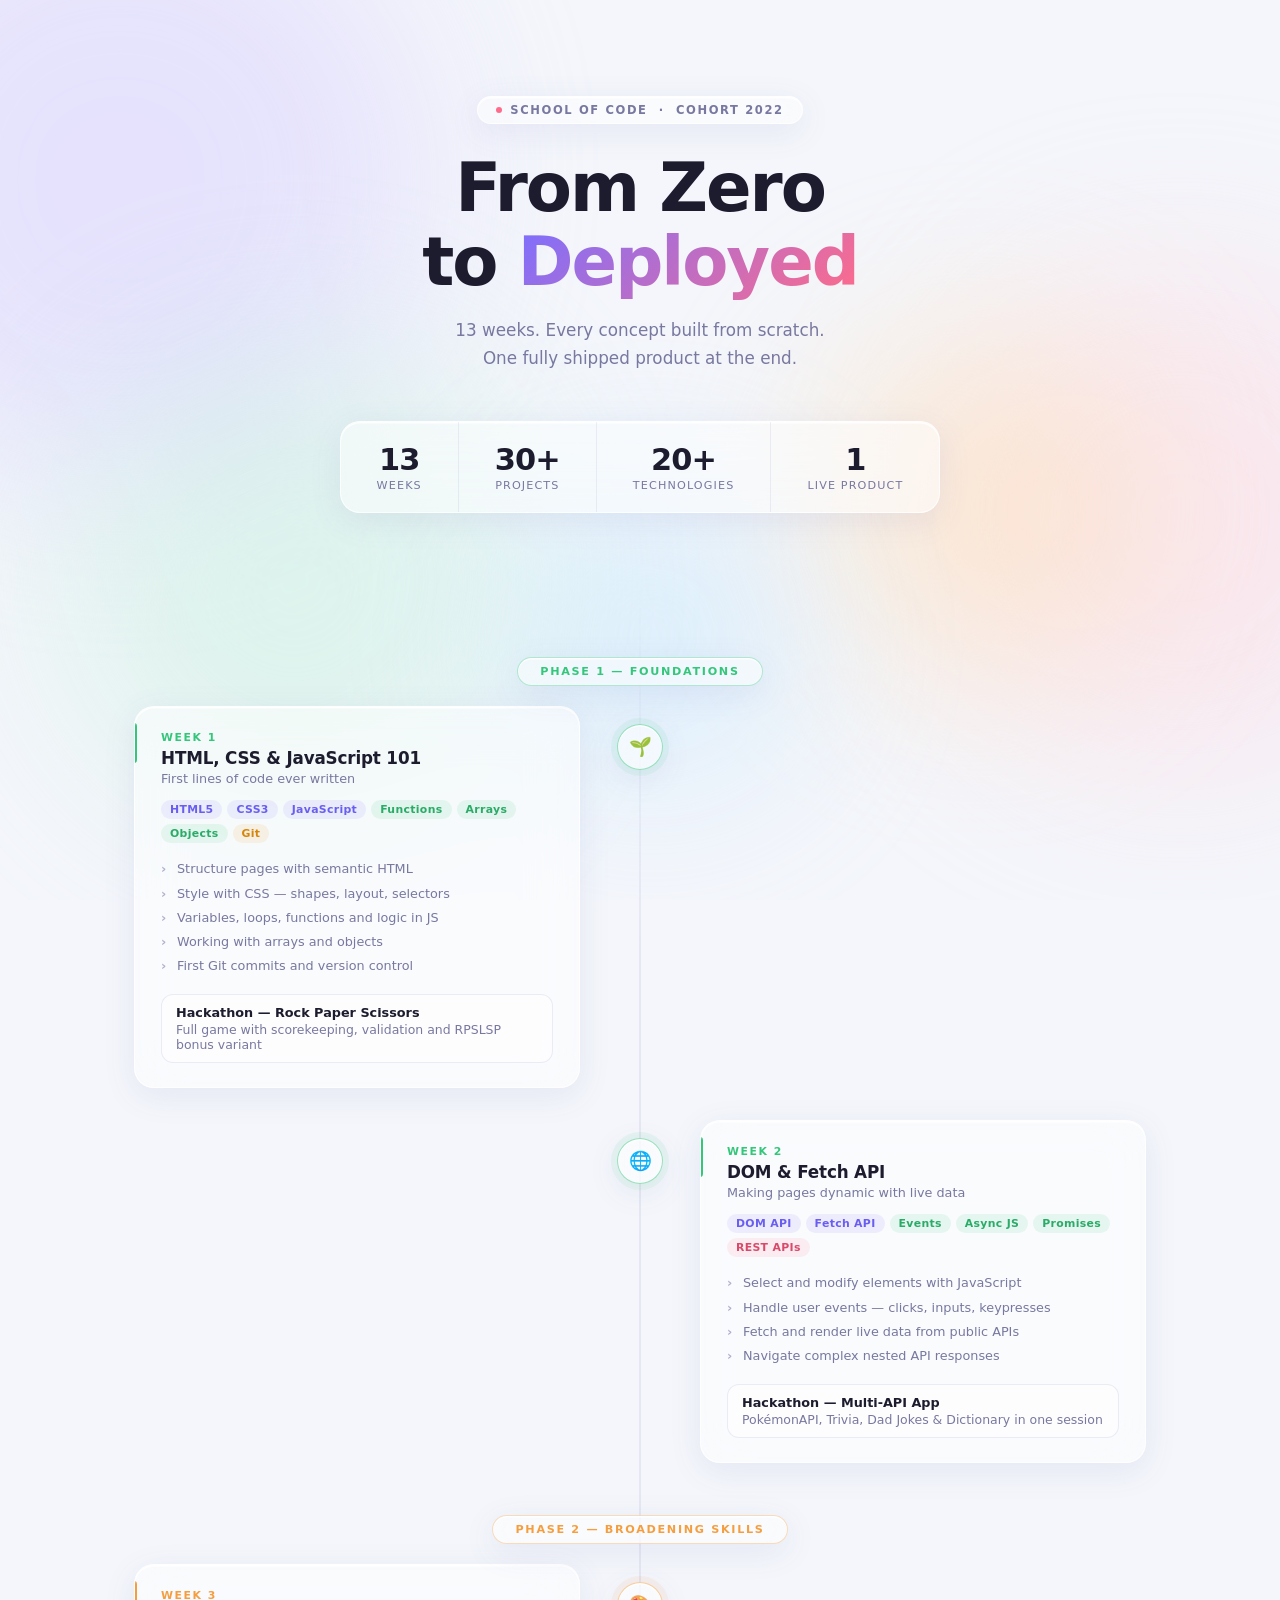
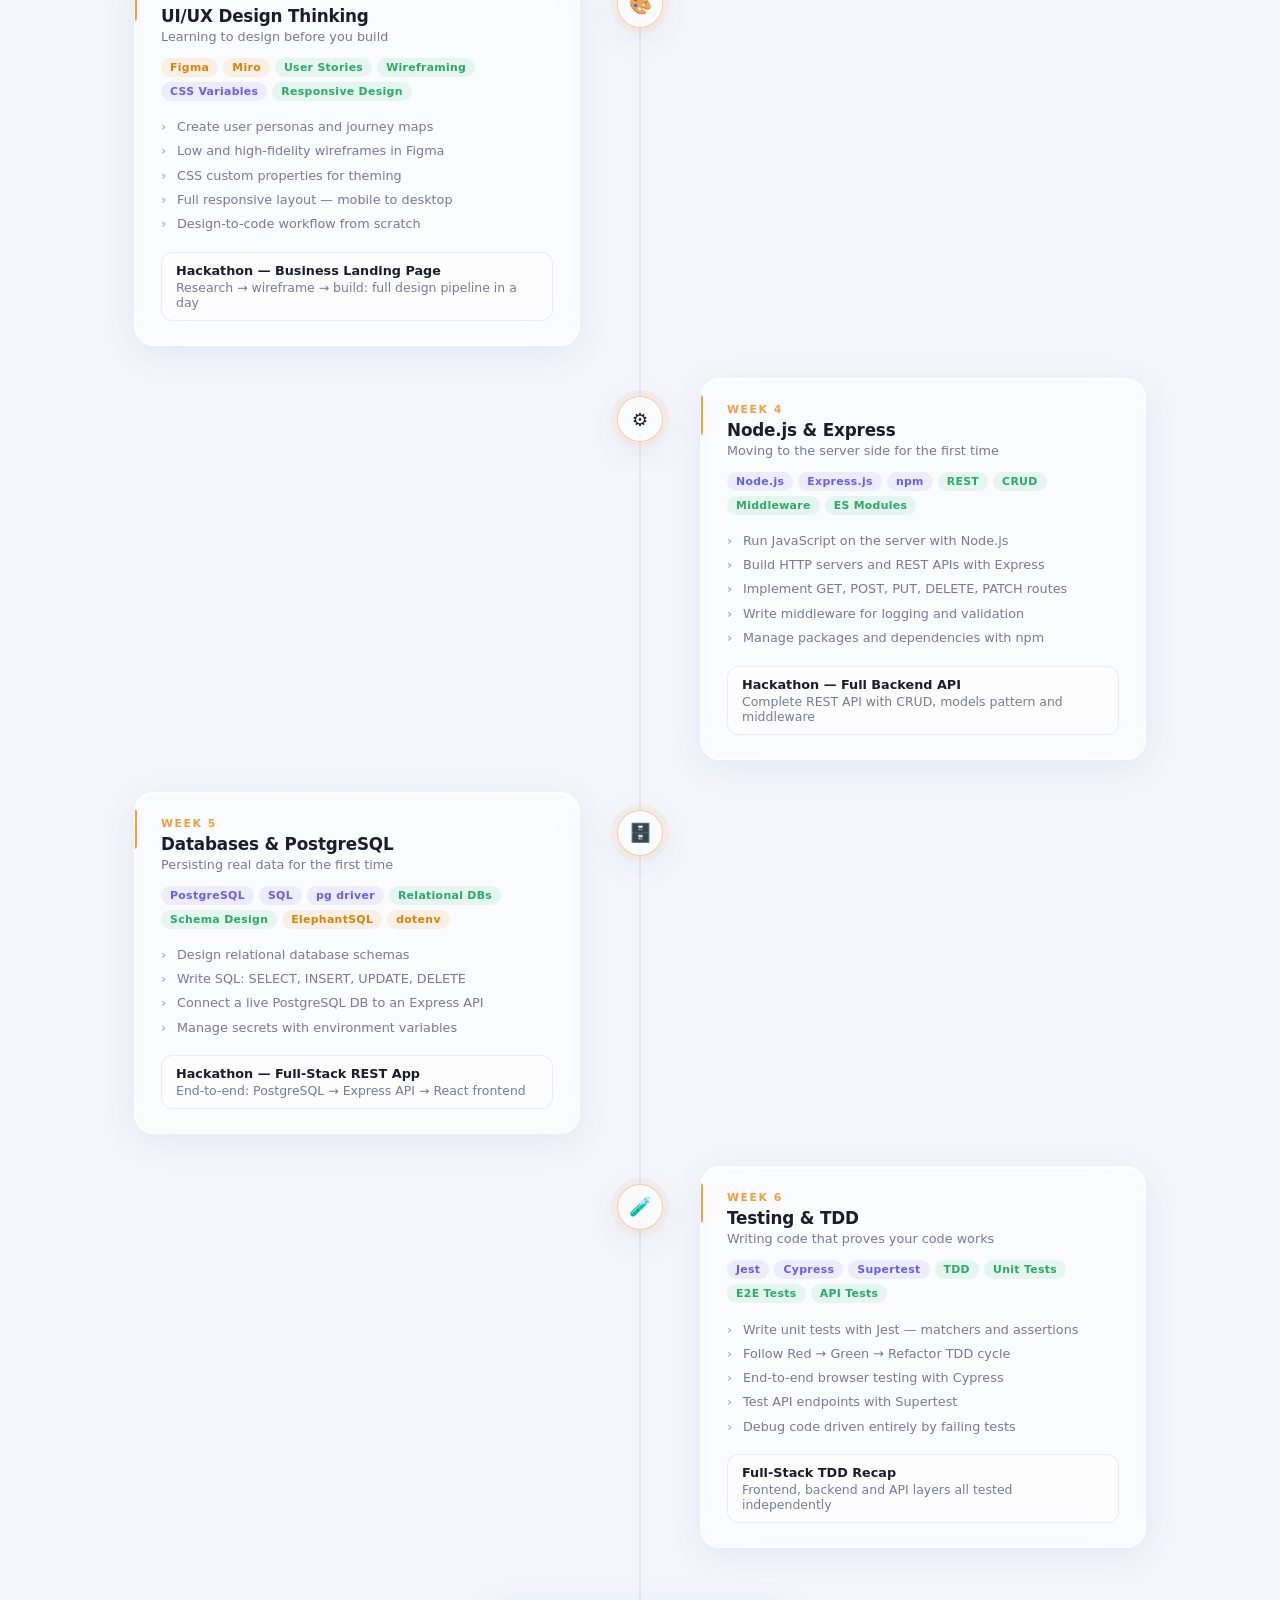
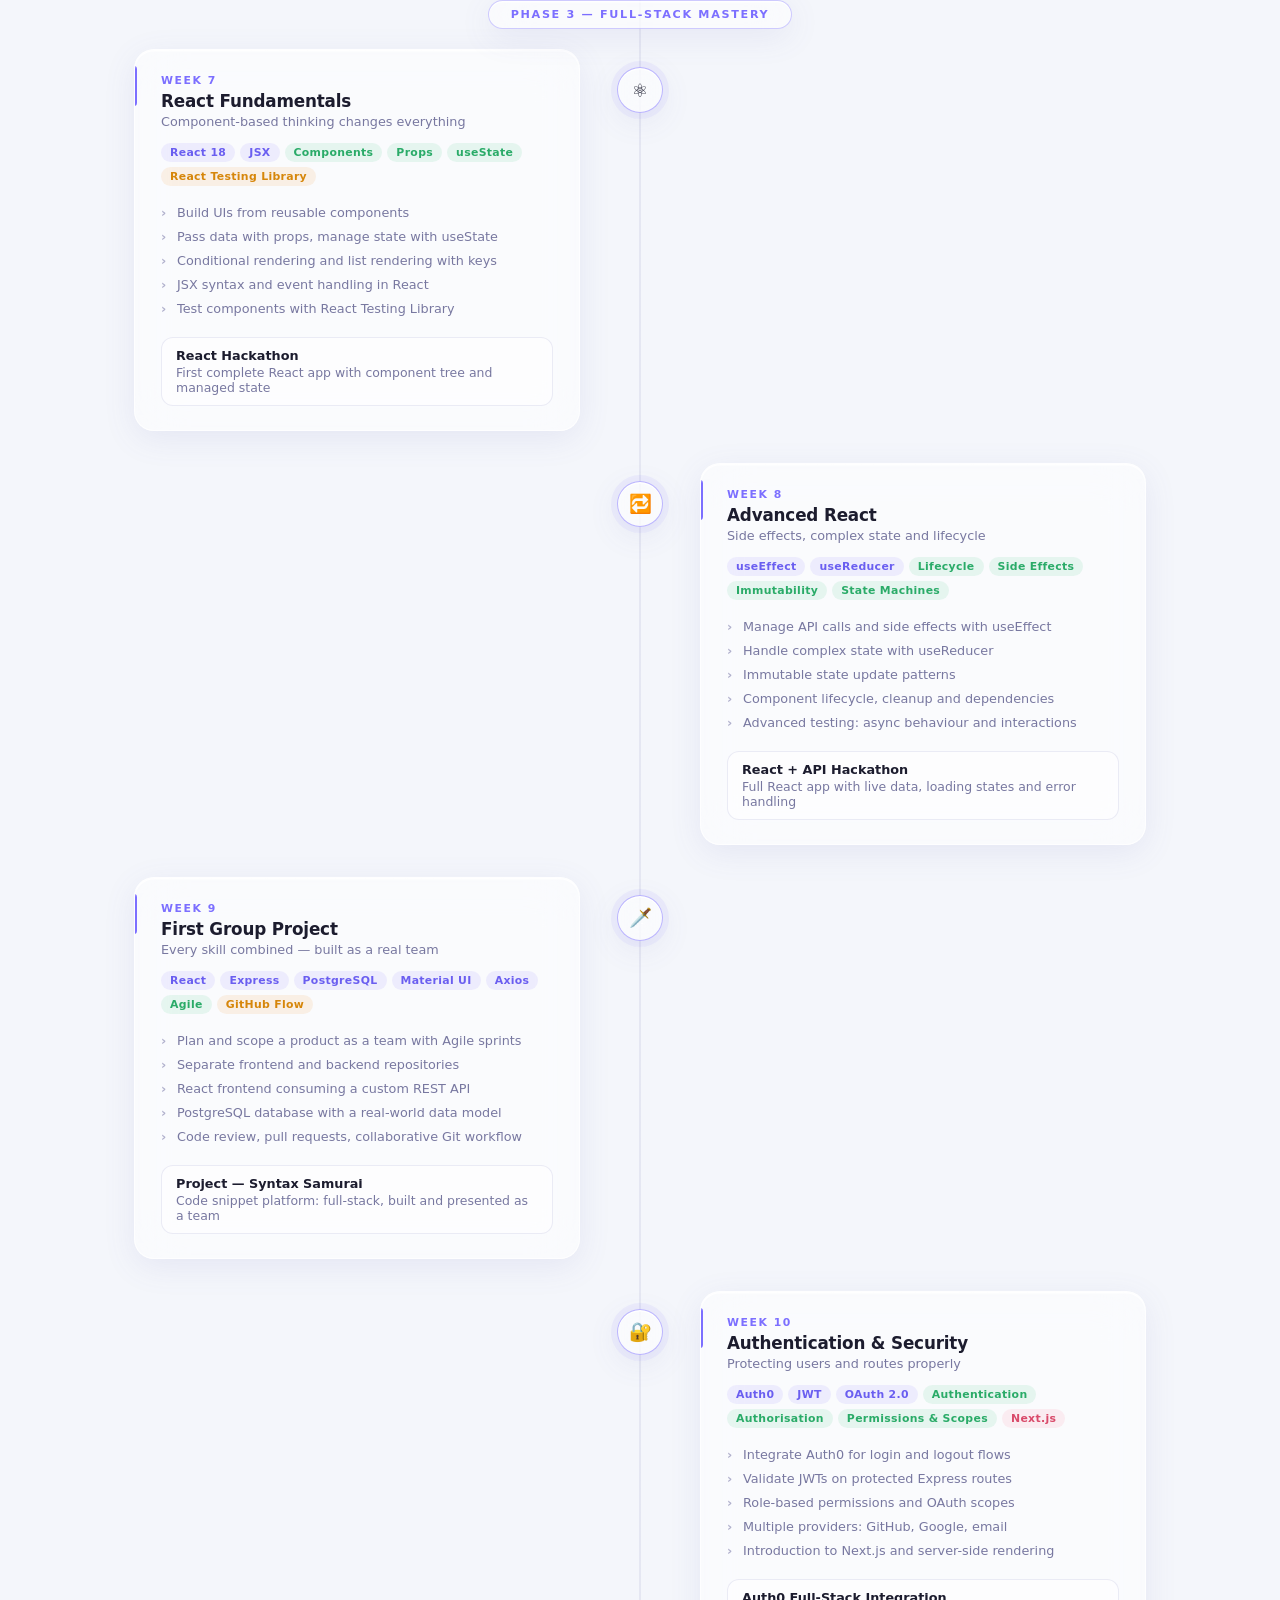
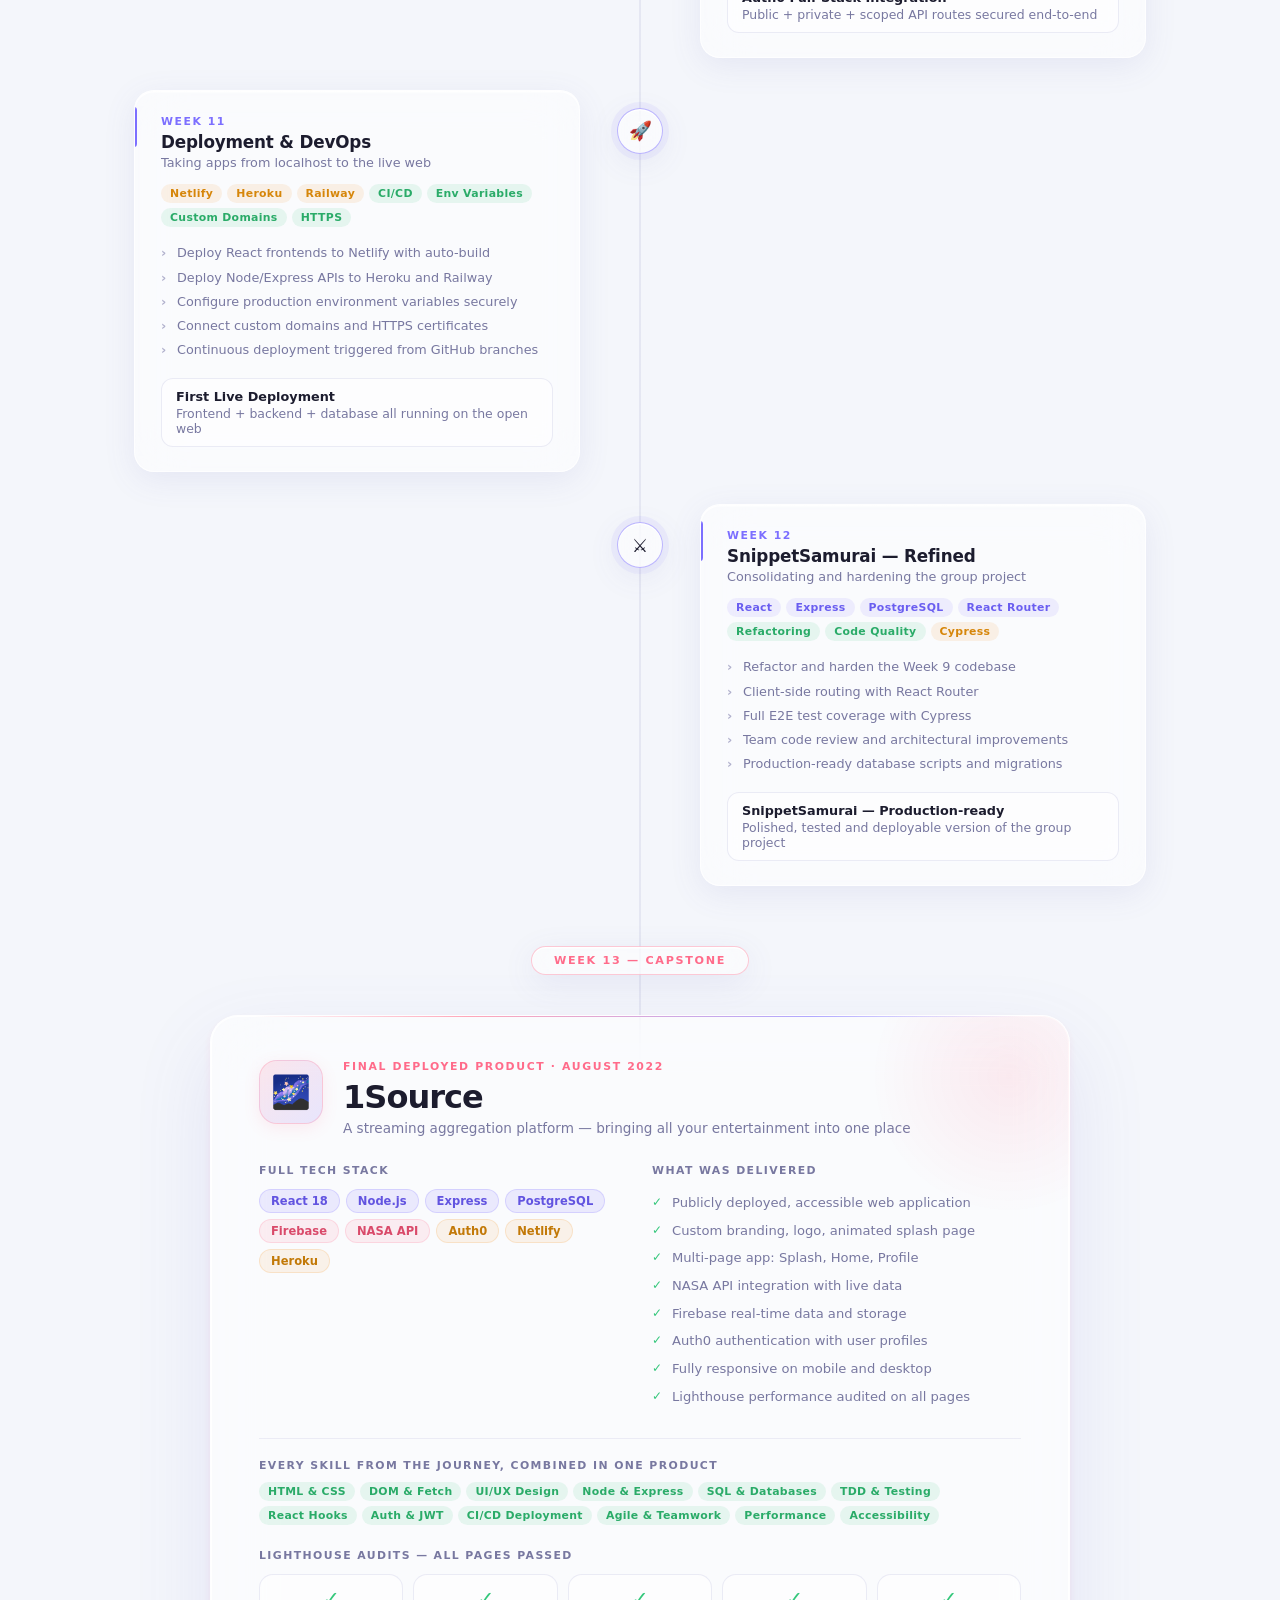
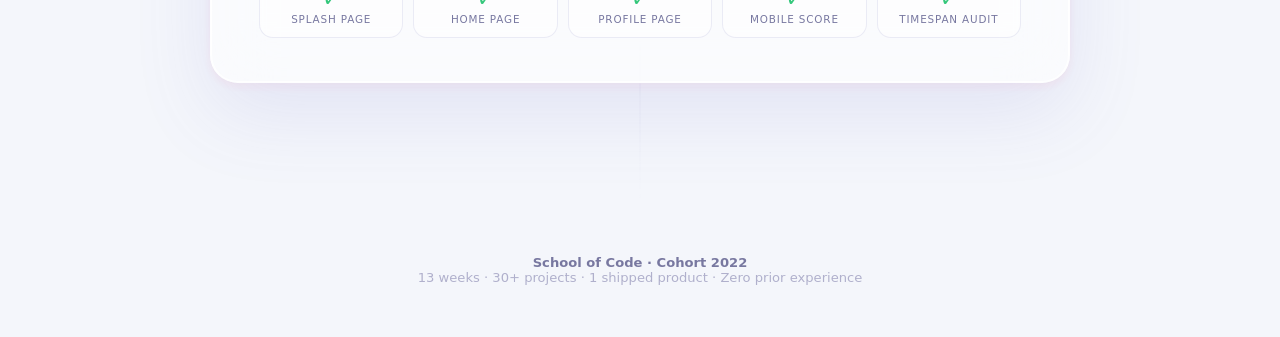
<file: timeline.html>
<!DOCTYPE html>
<html lang="en">
<head>
  <meta charset="UTF-8" />
  <meta name="viewport" content="width=device-width, initial-scale=1.0" />
  <title>CJ — School of Code Journey 2022</title>
  <style>
    /* ─────────────────────────────────────────
       RESET & BASE
    ───────────────────────────────────────── */
    *, *::before, *::after { box-sizing: border-box; margin: 0; padding: 0; }

    :root {
      --white:     #ffffff;
      --bg:        #f4f6fb;
      --text:      #1c1c2e;
      --muted:     #7878a0;
      --subtle:    #b0b0cc;

      --glass-bg:  rgba(255,255,255,0.52);
      --glass-bdr: rgba(255,255,255,0.75);
      --glass-shd: 0 8px 32px rgba(100,100,180,0.10), 0 1.5px 0 rgba(255,255,255,0.85) inset;
      --glass-shd-hover: 0 20px 60px rgba(100,100,180,0.18), 0 1.5px 0 rgba(255,255,255,0.9) inset;

      /* Phase colours (muted, pastel) */
      --c-begin:  #34c77b;   /* mint */
      --c-inter:  #f59e3f;   /* amber */
      --c-adv:    #7c6fff;   /* lavender */
      --c-cap:    #ff6b8a;   /* rose */

      --c-begin-tint: rgba(52,199,123,0.10);
      --c-inter-tint: rgba(245,158,63,0.10);
      --c-adv-tint:   rgba(124,111,255,0.10);
      --c-cap-tint:   rgba(255,107,138,0.10);
    }

    html { scroll-behavior: smooth; }

    body {
      background: var(--bg);
      color: var(--text);
      font-family: 'Segoe UI', 'Inter', system-ui, sans-serif;
      min-height: 100vh;
      overflow-x: hidden;
      -webkit-font-smoothing: antialiased;
    }

    /* ─────────────────────────────────────────
       BACKGROUND MESH BLOBS (fixed, behind everything)
    ───────────────────────────────────────── */
    .bg-blobs {
      position: fixed;
      inset: 0;
      z-index: 0;
      pointer-events: none;
      overflow: hidden;
    }
    .bg-blobs span {
      position: absolute;
      border-radius: 50%;
      filter: blur(90px);
      opacity: 0.45;
    }
    .bg-blobs span:nth-child(1) {
      width: 600px; height: 600px;
      background: #d4cbff;
      top: -120px; left: -180px;
    }
    .bg-blobs span:nth-child(2) {
      width: 500px; height: 500px;
      background: #ffd6e0;
      top: 30%; right: -150px;
    }
    .bg-blobs span:nth-child(3) {
      width: 460px; height: 460px;
      background: #c3f0dc;
      bottom: 10%; left: 5%;
    }
    .bg-blobs span:nth-child(4) {
      width: 340px; height: 340px;
      background: #ffe0b0;
      bottom: 25%; right: 10%;
    }
    .bg-blobs span:nth-child(5) {
      width: 280px; height: 280px;
      background: #b8e4ff;
      top: 55%; left: 40%;
    }

    /* ─────────────────────────────────────────
       LAYOUT WRAPPER
    ───────────────────────────────────────── */
    .page { position: relative; z-index: 1; }

    /* ─────────────────────────────────────────
       HERO
    ───────────────────────────────────────── */
    .hero {
      text-align: center;
      padding: 96px 24px 72px;
    }

    .hero-eyebrow {
      display: inline-flex;
      align-items: center;
      gap: 8px;
      background: var(--glass-bg);
      backdrop-filter: blur(20px);
      -webkit-backdrop-filter: blur(20px);
      border: 1px solid var(--glass-bdr);
      border-radius: 999px;
      padding: 6px 18px;
      font-size: 0.72rem;
      font-weight: 600;
      letter-spacing: 0.14em;
      text-transform: uppercase;
      color: var(--muted);
      margin-bottom: 28px;
      box-shadow: var(--glass-shd);
    }
    .hero-eyebrow .dot {
      width: 6px; height: 6px;
      border-radius: 50%;
      background: var(--c-cap);
    }

    .hero h1 {
      font-size: clamp(2.4rem, 6vw, 4.2rem);
      font-weight: 800;
      letter-spacing: -0.03em;
      color: var(--text);
      line-height: 1.1;
      margin-bottom: 16px;
    }
    .hero h1 span {
      background: linear-gradient(135deg, var(--c-adv), var(--c-cap));
      -webkit-background-clip: text;
      -webkit-text-fill-color: transparent;
      background-clip: text;
    }

    .hero-sub {
      font-size: 1.05rem;
      color: var(--muted);
      max-width: 520px;
      margin: 0 auto 48px;
      line-height: 1.7;
    }

    /* Stats row */
    .hero-stats {
      display: inline-flex;
      gap: 0;
      background: var(--glass-bg);
      backdrop-filter: blur(24px);
      -webkit-backdrop-filter: blur(24px);
      border: 1px solid var(--glass-bdr);
      border-radius: 20px;
      box-shadow: var(--glass-shd);
      overflow: hidden;
    }
    .stat {
      padding: 20px 36px;
      text-align: center;
      border-right: 1px solid rgba(150,150,200,0.15);
    }
    .stat:last-child { border-right: none; }
    .stat-num {
      font-size: 1.9rem;
      font-weight: 800;
      letter-spacing: -0.03em;
      color: var(--text);
    }
    .stat-label {
      font-size: 0.7rem;
      text-transform: uppercase;
      letter-spacing: 0.1em;
      color: var(--muted);
      margin-top: 2px;
    }

    /* ─────────────────────────────────────────
       TIMELINE OUTER
    ───────────────────────────────────────── */
    .tl-outer {
      max-width: 1060px;
      margin: 0 auto;
      padding: 20px 24px 120px;
      position: relative;
    }

    /* central spine */
    .tl-outer::before {
      content: '';
      position: absolute;
      left: 50%;
      top: 0; bottom: 0;
      width: 1px;
      transform: translateX(-50%);
      background: linear-gradient(to bottom,
        transparent 0%,
        rgba(150,150,200,0.3) 6%,
        rgba(150,150,200,0.3) 94%,
        transparent 100%
      );
    }

    /* ─────────────────────────────────────────
       PHASE SEPARATOR
    ───────────────────────────────────────── */
    .phase-sep {
      display: flex;
      align-items: center;
      justify-content: center;
      margin: 52px 0 20px;
      position: relative;
      z-index: 2;
    }
    .phase-sep-pill {
      background: var(--glass-bg);
      backdrop-filter: blur(20px);
      -webkit-backdrop-filter: blur(20px);
      border: 1px solid var(--glass-bdr);
      border-radius: 999px;
      padding: 7px 22px;
      font-size: 0.7rem;
      font-weight: 700;
      letter-spacing: 0.15em;
      text-transform: uppercase;
      box-shadow: var(--glass-shd);
    }
    .phase-sep-pill.begin  { color: var(--c-begin); border-color: rgba(52,199,123,0.35); }
    .phase-sep-pill.inter  { color: var(--c-inter); border-color: rgba(245,158,63,0.35); }
    .phase-sep-pill.adv    { color: var(--c-adv);   border-color: rgba(124,111,255,0.35); }
    .phase-sep-pill.cap    { color: var(--c-cap);   border-color: rgba(255,107,138,0.35); }

    /* ─────────────────────────────────────────
       TIMELINE ROW
    ───────────────────────────────────────── */
    .tl-row {
      display: grid;
      grid-template-columns: 1fr 72px 1fr;
      align-items: start;
      margin-bottom: 32px;
      position: relative;
    }

    /* Left card slot */
    .tl-left  { grid-column: 1; padding-right: 24px; }
    /* Right card slot */
    .tl-right { grid-column: 3; padding-left: 24px; }
    /* Empty slot */
    .tl-empty { grid-column: 1 or 3; } /* handled by row class */

    .tl-row.left-active  .tl-left  { display: block; }
    .tl-row.left-active  .tl-right { visibility: hidden; pointer-events: none; }
    .tl-row.right-active .tl-right { display: block; }
    .tl-row.right-active .tl-left  { visibility: hidden; pointer-events: none; }

    /* Center node */
    .tl-node {
      grid-column: 2;
      display: flex;
      flex-direction: column;
      align-items: center;
      padding-top: 18px;
      position: relative;
      z-index: 2;
    }
    .node-ring {
      width: 46px; height: 46px;
      border-radius: 50%;
      background: var(--glass-bg);
      backdrop-filter: blur(16px);
      -webkit-backdrop-filter: blur(16px);
      border: 1.5px solid var(--glass-bdr);
      box-shadow: var(--glass-shd);
      display: flex;
      align-items: center;
      justify-content: center;
      font-size: 1.15rem;
      flex-shrink: 0;
    }
    .node-ring.begin { border-color: rgba(52,199,123,0.5);   box-shadow: 0 0 0 6px rgba(52,199,123,0.08),  var(--glass-shd); }
    .node-ring.inter { border-color: rgba(245,158,63,0.5);   box-shadow: 0 0 0 6px rgba(245,158,63,0.08), var(--glass-shd); }
    .node-ring.adv   { border-color: rgba(124,111,255,0.5);  box-shadow: 0 0 0 6px rgba(124,111,255,0.08),var(--glass-shd); }
    .node-ring.cap   { border-color: rgba(255,107,138,0.5);  box-shadow: 0 0 0 8px rgba(255,107,138,0.10),var(--glass-shd); width:54px; height:54px; font-size:1.4rem; }

    /* ─────────────────────────────────────────
       CARD
    ───────────────────────────────────────── */
    .card {
      background: var(--glass-bg);
      backdrop-filter: blur(24px);
      -webkit-backdrop-filter: blur(24px);
      border: 1px solid var(--glass-bdr);
      border-radius: 20px;
      padding: 24px 26px;
      box-shadow: var(--glass-shd);
      transition: transform 0.25s ease, box-shadow 0.25s ease;
      position: relative;
      overflow: hidden;
    }
    .card::before {
      content: '';
      position: absolute;
      top: 0; left: 0; right: 0;
      height: 1px;
      background: linear-gradient(90deg, transparent, rgba(255,255,255,0.9), transparent);
    }
    .card:hover {
      transform: translateY(-4px);
      box-shadow: var(--glass-shd-hover);
    }

    /* Phase accent stripe (top-left corner) */
    .card-stripe {
      position: absolute;
      top: 16px; left: -1px;
      width: 3px; height: 40px;
      border-radius: 0 3px 3px 0;
    }
    .card.begin .card-stripe { background: var(--c-begin); }
    .card.inter .card-stripe { background: var(--c-inter); }
    .card.adv   .card-stripe { background: var(--c-adv); }
    .card.cap   .card-stripe { background: var(--c-cap); }

    /* Card content */
    .card-week-label {
      font-size: 0.68rem;
      font-weight: 700;
      text-transform: uppercase;
      letter-spacing: 0.14em;
      color: var(--subtle);
      margin-bottom: 4px;
    }
    .card.begin .card-week-label { color: var(--c-begin); }
    .card.inter .card-week-label { color: var(--c-inter); }
    .card.adv   .card-week-label { color: var(--c-adv); }
    .card.cap   .card-week-label { color: var(--c-cap); }

    .card-title {
      font-size: 1.05rem;
      font-weight: 700;
      color: var(--text);
      margin-bottom: 3px;
      letter-spacing: -0.01em;
    }
    .card-sub {
      font-size: 0.8rem;
      color: var(--muted);
      margin-bottom: 14px;
    }

    /* Tags */
    .tags {
      display: flex;
      flex-wrap: wrap;
      gap: 5px;
      margin-bottom: 14px;
    }
    .tag {
      font-size: 0.68rem;
      font-weight: 600;
      padding: 3px 9px;
      border-radius: 999px;
      letter-spacing: 0.03em;
    }
    .tag-tech    { background: rgba(124,111,255,0.10); color: #6a5ef0; }
    .tag-concept { background: rgba(52,199,123,0.10);  color: #2aab68; }
    .tag-tool    { background: rgba(245,158,63,0.12);  color: #d6860a; }
    .tag-new     { background: rgba(255,107,138,0.10); color: #d94a6a; }

    /* Skill list */
    .skills {
      list-style: none;
      margin-bottom: 16px;
    }
    .skills li {
      font-size: 0.8rem;
      color: var(--muted);
      padding: 2.5px 0 2.5px 16px;
      position: relative;
      line-height: 1.5;
    }
    .skills li::before {
      content: '›';
      position: absolute;
      left: 0;
      font-weight: 700;
      color: var(--subtle);
    }

    /* Milestone block */
    .milestone {
      background: rgba(255,255,255,0.5);
      border: 1px solid rgba(150,150,200,0.18);
      border-radius: 12px;
      padding: 10px 14px;
      font-size: 0.78rem;
      color: var(--muted);
    }
    .milestone strong {
      display: block;
      font-size: 0.8rem;
      color: var(--text);
      margin-bottom: 2px;
    }

    /* ─────────────────────────────────────────
       CAPSTONE SHOWCASE
    ───────────────────────────────────────── */
    .capstone-wrap {
      max-width: 860px;
      margin: 40px auto 0;
    }

    .capstone-card {
      background: var(--glass-bg);
      backdrop-filter: blur(32px);
      -webkit-backdrop-filter: blur(32px);
      border: 1px solid var(--glass-bdr);
      border-radius: 28px;
      padding: 44px 48px;
      box-shadow:
        0 0 0 1px rgba(255,255,255,0.85) inset,
        0 30px 80px rgba(100,100,200,0.12),
        0 4px 8px rgba(255,107,138,0.08);
      position: relative;
      overflow: hidden;
    }
    .capstone-card::before {
      content: '';
      position: absolute;
      top: 0; left: 0; right: 0;
      height: 1px;
      background: linear-gradient(90deg, transparent 5%, rgba(255,107,138,0.6) 30%, rgba(124,111,255,0.6) 70%, transparent 95%);
    }
    /* decorative glow blobs inside capstone */
    .capstone-card::after {
      content: '';
      position: absolute;
      top: -80px; right: -80px;
      width: 280px; height: 280px;
      background: radial-gradient(circle, rgba(255,107,138,0.12) 0%, transparent 70%);
      pointer-events: none;
    }

    .cap-header {
      display: flex;
      align-items: flex-start;
      gap: 20px;
      margin-bottom: 28px;
    }
    .cap-icon-wrap {
      width: 64px; height: 64px;
      background: linear-gradient(135deg, rgba(255,107,138,0.15), rgba(124,111,255,0.15));
      border: 1px solid rgba(255,107,138,0.25);
      border-radius: 18px;
      display: flex;
      align-items: center;
      justify-content: center;
      font-size: 2rem;
      flex-shrink: 0;
      box-shadow: 0 4px 16px rgba(255,107,138,0.12);
    }
    .cap-title-block { flex: 1; }
    .cap-eyebrow {
      font-size: 0.68rem;
      font-weight: 700;
      letter-spacing: 0.15em;
      text-transform: uppercase;
      color: var(--c-cap);
      margin-bottom: 5px;
    }
    .cap-title-block h2 {
      font-size: 2rem;
      font-weight: 800;
      letter-spacing: -0.03em;
      color: var(--text);
      margin-bottom: 4px;
    }
    .cap-title-block p {
      font-size: 0.85rem;
      color: var(--muted);
    }

    .cap-grid {
      display: grid;
      grid-template-columns: 1fr 1fr;
      gap: 24px;
      margin-bottom: 28px;
    }
    .cap-section h4 {
      font-size: 0.68rem;
      font-weight: 700;
      letter-spacing: 0.13em;
      text-transform: uppercase;
      color: var(--muted);
      margin-bottom: 12px;
    }
    .cap-tech-row {
      display: flex;
      flex-wrap: wrap;
      gap: 6px;
    }
    .cap-tag {
      font-size: 0.72rem;
      font-weight: 600;
      padding: 4px 11px;
      border-radius: 999px;
    }
    .cap-tag-primary   { background: rgba(124,111,255,0.12); color: #6254e0; border: 1px solid rgba(124,111,255,0.2); }
    .cap-tag-secondary { background: rgba(255,107,138,0.10); color: #d94a6a; border: 1px solid rgba(255,107,138,0.18); }
    .cap-tag-tool      { background: rgba(245,158,63,0.10);  color: #c27908; border: 1px solid rgba(245,158,63,0.2); }

    .cap-achievements {
      list-style: none;
    }
    .cap-achievements li {
      font-size: 0.82rem;
      color: var(--muted);
      padding: 4px 0 4px 20px;
      position: relative;
      line-height: 1.5;
    }
    .cap-achievements li::before {
      content: '✓';
      position: absolute;
      left: 0;
      color: var(--c-begin);
      font-weight: 700;
      font-size: 0.75rem;
    }

    /* All-skills summary row */
    .cap-skills-all {
      border-top: 1px solid rgba(150,150,200,0.15);
      padding-top: 20px;
      margin-bottom: 24px;
    }
    .cap-skills-all h4 {
      font-size: 0.68rem;
      font-weight: 700;
      letter-spacing: 0.13em;
      text-transform: uppercase;
      color: var(--muted);
      margin-bottom: 10px;
    }
    .cap-skills-all .tags { margin-bottom: 0; }

    /* Lighthouse scores */
    .cap-scores {
      display: flex;
      gap: 10px;
      flex-wrap: wrap;
    }
    .score-card {
      flex: 1;
      min-width: 80px;
      background: rgba(255,255,255,0.55);
      border: 1px solid rgba(150,150,200,0.18);
      border-radius: 14px;
      padding: 12px 10px;
      text-align: center;
    }
    .score-val {
      font-size: 1.3rem;
      font-weight: 800;
      color: var(--c-begin);
    }
    .score-lbl {
      font-size: 0.65rem;
      color: var(--muted);
      text-transform: uppercase;
      letter-spacing: 0.08em;
      margin-top: 2px;
    }

    /* ─────────────────────────────────────────
       FOOTER
    ───────────────────────────────────────── */
    footer {
      text-align: center;
      padding: 52px 24px;
      color: var(--subtle);
      font-size: 0.82rem;
    }
    footer strong { color: var(--muted); }

    /* ─────────────────────────────────────────
       RESPONSIVE
    ───────────────────────────────────────── */
    @media (max-width: 700px) {
      .tl-outer::before { left: 22px; }

      .tl-row {
        grid-template-columns: 44px 1fr;
        grid-template-rows: auto;
      }
      .tl-row .tl-left,
      .tl-row .tl-right {
        grid-column: 2;
        grid-row: 1;
        visibility: visible !important;
        padding-left: 16px;
        padding-right: 0;
      }
      .tl-row.right-active .tl-left,
      .tl-row.left-active  .tl-right { display: none !important; }

      .tl-node {
        grid-column: 1;
        grid-row: 1;
      }

      .hero-stats { flex-wrap: wrap; }
      .stat { border-right: none; border-bottom: 1px solid rgba(150,150,200,0.15); width: 100%; }
      .stat:last-child { border-bottom: none; }

      .capstone-card { padding: 28px 22px; }
      .cap-grid { grid-template-columns: 1fr; }
      .cap-header { flex-direction: column; }
    }
  </style>
</head>
<body>

<!-- Background blobs -->
<div class="bg-blobs" aria-hidden="true">
  <span></span><span></span><span></span><span></span><span></span>
</div>

<div class="page">

  <!-- ══════════════ HERO ══════════════ -->
  <header class="hero">
    <div class="hero-eyebrow">
      <span class="dot"></span>
      School of Code &nbsp;·&nbsp; Cohort 2022
    </div>
    <h1>From Zero<br>to <span>Deployed</span></h1>
    <p class="hero-sub">13 weeks. Every concept built from scratch.<br>One fully shipped product at the end.</p>
    <div class="hero-stats">
      <div class="stat">
        <div class="stat-num">13</div>
        <div class="stat-label">Weeks</div>
      </div>
      <div class="stat">
        <div class="stat-num">30+</div>
        <div class="stat-label">Projects</div>
      </div>
      <div class="stat">
        <div class="stat-num">20+</div>
        <div class="stat-label">Technologies</div>
      </div>
      <div class="stat">
        <div class="stat-num">1</div>
        <div class="stat-label">Live Product</div>
      </div>
    </div>
  </header>

  <!-- ══════════════ TIMELINE ══════════════ -->
  <div class="tl-outer">

    <!-- ── PHASE 1: FOUNDATIONS ── -->
    <div class="phase-sep">
      <span class="phase-sep-pill begin">Phase 1 — Foundations</span>
    </div>

    <!-- Week 1 — left -->
    <div class="tl-row left-active">
      <div class="tl-left">
        <div class="card begin">
          <div class="card-stripe"></div>
          <div class="card-week-label">Week 1</div>
          <div class="card-title">HTML, CSS &amp; JavaScript 101</div>
          <div class="card-sub">First lines of code ever written</div>
          <div class="tags">
            <span class="tag tag-tech">HTML5</span>
            <span class="tag tag-tech">CSS3</span>
            <span class="tag tag-tech">JavaScript</span>
            <span class="tag tag-concept">Functions</span>
            <span class="tag tag-concept">Arrays</span>
            <span class="tag tag-concept">Objects</span>
            <span class="tag tag-tool">Git</span>
          </div>
          <ul class="skills">
            <li>Structure pages with semantic HTML</li>
            <li>Style with CSS — shapes, layout, selectors</li>
            <li>Variables, loops, functions and logic in JS</li>
            <li>Working with arrays and objects</li>
            <li>First Git commits and version control</li>
          </ul>
          <div class="milestone">
            <strong>Hackathon — Rock Paper Scissors</strong>
            Full game with scorekeeping, validation and RPSLSP bonus variant
          </div>
        </div>
      </div>
      <div class="tl-node"><div class="node-ring begin">🌱</div></div>
      <div class="tl-right"></div>
    </div>

    <!-- Week 2 — right -->
    <div class="tl-row right-active">
      <div class="tl-left"></div>
      <div class="tl-node"><div class="node-ring begin">🌐</div></div>
      <div class="tl-right">
        <div class="card begin">
          <div class="card-stripe"></div>
          <div class="card-week-label">Week 2</div>
          <div class="card-title">DOM &amp; Fetch API</div>
          <div class="card-sub">Making pages dynamic with live data</div>
          <div class="tags">
            <span class="tag tag-tech">DOM API</span>
            <span class="tag tag-tech">Fetch API</span>
            <span class="tag tag-concept">Events</span>
            <span class="tag tag-concept">Async JS</span>
            <span class="tag tag-concept">Promises</span>
            <span class="tag tag-new">REST APIs</span>
          </div>
          <ul class="skills">
            <li>Select and modify elements with JavaScript</li>
            <li>Handle user events — clicks, inputs, keypresses</li>
            <li>Fetch and render live data from public APIs</li>
            <li>Navigate complex nested API responses</li>
          </ul>
          <div class="milestone">
            <strong>Hackathon — Multi-API App</strong>
            PokémonAPI, Trivia, Dad Jokes &amp; Dictionary in one session
          </div>
        </div>
      </div>
    </div>

    <!-- ── PHASE 2: BROADENING ── -->
    <div class="phase-sep">
      <span class="phase-sep-pill inter">Phase 2 — Broadening Skills</span>
    </div>

    <!-- Week 3 — left -->
    <div class="tl-row left-active">
      <div class="tl-left">
        <div class="card inter">
          <div class="card-stripe"></div>
          <div class="card-week-label">Week 3</div>
          <div class="card-title">UI/UX Design Thinking</div>
          <div class="card-sub">Learning to design before you build</div>
          <div class="tags">
            <span class="tag tag-tool">Figma</span>
            <span class="tag tag-tool">Miro</span>
            <span class="tag tag-concept">User Stories</span>
            <span class="tag tag-concept">Wireframing</span>
            <span class="tag tag-tech">CSS Variables</span>
            <span class="tag tag-concept">Responsive Design</span>
          </div>
          <ul class="skills">
            <li>Create user personas and journey maps</li>
            <li>Low and high-fidelity wireframes in Figma</li>
            <li>CSS custom properties for theming</li>
            <li>Full responsive layout — mobile to desktop</li>
            <li>Design-to-code workflow from scratch</li>
          </ul>
          <div class="milestone">
            <strong>Hackathon — Business Landing Page</strong>
            Research → wireframe → build: full design pipeline in a day
          </div>
        </div>
      </div>
      <div class="tl-node"><div class="node-ring inter">🎨</div></div>
      <div class="tl-right"></div>
    </div>

    <!-- Week 4 — right -->
    <div class="tl-row right-active">
      <div class="tl-left"></div>
      <div class="tl-node"><div class="node-ring inter">⚙️</div></div>
      <div class="tl-right">
        <div class="card inter">
          <div class="card-stripe"></div>
          <div class="card-week-label">Week 4</div>
          <div class="card-title">Node.js &amp; Express</div>
          <div class="card-sub">Moving to the server side for the first time</div>
          <div class="tags">
            <span class="tag tag-tech">Node.js</span>
            <span class="tag tag-tech">Express.js</span>
            <span class="tag tag-tech">npm</span>
            <span class="tag tag-concept">REST</span>
            <span class="tag tag-concept">CRUD</span>
            <span class="tag tag-concept">Middleware</span>
            <span class="tag tag-concept">ES Modules</span>
          </div>
          <ul class="skills">
            <li>Run JavaScript on the server with Node.js</li>
            <li>Build HTTP servers and REST APIs with Express</li>
            <li>Implement GET, POST, PUT, DELETE, PATCH routes</li>
            <li>Write middleware for logging and validation</li>
            <li>Manage packages and dependencies with npm</li>
          </ul>
          <div class="milestone">
            <strong>Hackathon — Full Backend API</strong>
            Complete REST API with CRUD, models pattern and middleware
          </div>
        </div>
      </div>
    </div>

    <!-- Week 5 — left -->
    <div class="tl-row left-active">
      <div class="tl-left">
        <div class="card inter">
          <div class="card-stripe"></div>
          <div class="card-week-label">Week 5</div>
          <div class="card-title">Databases &amp; PostgreSQL</div>
          <div class="card-sub">Persisting real data for the first time</div>
          <div class="tags">
            <span class="tag tag-tech">PostgreSQL</span>
            <span class="tag tag-tech">SQL</span>
            <span class="tag tag-tech">pg driver</span>
            <span class="tag tag-concept">Relational DBs</span>
            <span class="tag tag-concept">Schema Design</span>
            <span class="tag tag-tool">ElephantSQL</span>
            <span class="tag tag-tool">dotenv</span>
          </div>
          <ul class="skills">
            <li>Design relational database schemas</li>
            <li>Write SQL: SELECT, INSERT, UPDATE, DELETE</li>
            <li>Connect a live PostgreSQL DB to an Express API</li>
            <li>Manage secrets with environment variables</li>
          </ul>
          <div class="milestone">
            <strong>Hackathon — Full-Stack REST App</strong>
            End-to-end: PostgreSQL → Express API → React frontend
          </div>
        </div>
      </div>
      <div class="tl-node"><div class="node-ring inter">🗄️</div></div>
      <div class="tl-right"></div>
    </div>

    <!-- Week 6 — right -->
    <div class="tl-row right-active">
      <div class="tl-left"></div>
      <div class="tl-node"><div class="node-ring inter">🧪</div></div>
      <div class="tl-right">
        <div class="card inter">
          <div class="card-stripe"></div>
          <div class="card-week-label">Week 6</div>
          <div class="card-title">Testing &amp; TDD</div>
          <div class="card-sub">Writing code that proves your code works</div>
          <div class="tags">
            <span class="tag tag-tech">Jest</span>
            <span class="tag tag-tech">Cypress</span>
            <span class="tag tag-tech">Supertest</span>
            <span class="tag tag-concept">TDD</span>
            <span class="tag tag-concept">Unit Tests</span>
            <span class="tag tag-concept">E2E Tests</span>
            <span class="tag tag-concept">API Tests</span>
          </div>
          <ul class="skills">
            <li>Write unit tests with Jest — matchers and assertions</li>
            <li>Follow Red → Green → Refactor TDD cycle</li>
            <li>End-to-end browser testing with Cypress</li>
            <li>Test API endpoints with Supertest</li>
            <li>Debug code driven entirely by failing tests</li>
          </ul>
          <div class="milestone">
            <strong>Full-Stack TDD Recap</strong>
            Frontend, backend and API layers all tested independently
          </div>
        </div>
      </div>
    </div>

    <!-- ── PHASE 3: FULL-STACK ── -->
    <div class="phase-sep">
      <span class="phase-sep-pill adv">Phase 3 — Full-Stack Mastery</span>
    </div>

    <!-- Week 7 — left -->
    <div class="tl-row left-active">
      <div class="tl-left">
        <div class="card adv">
          <div class="card-stripe"></div>
          <div class="card-week-label">Week 7</div>
          <div class="card-title">React Fundamentals</div>
          <div class="card-sub">Component-based thinking changes everything</div>
          <div class="tags">
            <span class="tag tag-tech">React 18</span>
            <span class="tag tag-tech">JSX</span>
            <span class="tag tag-concept">Components</span>
            <span class="tag tag-concept">Props</span>
            <span class="tag tag-concept">useState</span>
            <span class="tag tag-tool">React Testing Library</span>
          </div>
          <ul class="skills">
            <li>Build UIs from reusable components</li>
            <li>Pass data with props, manage state with useState</li>
            <li>Conditional rendering and list rendering with keys</li>
            <li>JSX syntax and event handling in React</li>
            <li>Test components with React Testing Library</li>
          </ul>
          <div class="milestone">
            <strong>React Hackathon</strong>
            First complete React app with component tree and managed state
          </div>
        </div>
      </div>
      <div class="tl-node"><div class="node-ring adv">⚛️</div></div>
      <div class="tl-right"></div>
    </div>

    <!-- Week 8 — right -->
    <div class="tl-row right-active">
      <div class="tl-left"></div>
      <div class="tl-node"><div class="node-ring adv">🔁</div></div>
      <div class="tl-right">
        <div class="card adv">
          <div class="card-stripe"></div>
          <div class="card-week-label">Week 8</div>
          <div class="card-title">Advanced React</div>
          <div class="card-sub">Side effects, complex state and lifecycle</div>
          <div class="tags">
            <span class="tag tag-tech">useEffect</span>
            <span class="tag tag-tech">useReducer</span>
            <span class="tag tag-concept">Lifecycle</span>
            <span class="tag tag-concept">Side Effects</span>
            <span class="tag tag-concept">Immutability</span>
            <span class="tag tag-concept">State Machines</span>
          </div>
          <ul class="skills">
            <li>Manage API calls and side effects with useEffect</li>
            <li>Handle complex state with useReducer</li>
            <li>Immutable state update patterns</li>
            <li>Component lifecycle, cleanup and dependencies</li>
            <li>Advanced testing: async behaviour and interactions</li>
          </ul>
          <div class="milestone">
            <strong>React + API Hackathon</strong>
            Full React app with live data, loading states and error handling
          </div>
        </div>
      </div>
    </div>

    <!-- Week 9 — left -->
    <div class="tl-row left-active">
      <div class="tl-left">
        <div class="card adv">
          <div class="card-stripe"></div>
          <div class="card-week-label">Week 9</div>
          <div class="card-title">First Group Project</div>
          <div class="card-sub">Every skill combined — built as a real team</div>
          <div class="tags">
            <span class="tag tag-tech">React</span>
            <span class="tag tag-tech">Express</span>
            <span class="tag tag-tech">PostgreSQL</span>
            <span class="tag tag-tech">Material UI</span>
            <span class="tag tag-tech">Axios</span>
            <span class="tag tag-concept">Agile</span>
            <span class="tag tag-tool">GitHub Flow</span>
          </div>
          <ul class="skills">
            <li>Plan and scope a product as a team with Agile sprints</li>
            <li>Separate frontend and backend repositories</li>
            <li>React frontend consuming a custom REST API</li>
            <li>PostgreSQL database with a real-world data model</li>
            <li>Code review, pull requests, collaborative Git workflow</li>
          </ul>
          <div class="milestone">
            <strong>Project — Syntax Samurai</strong>
            Code snippet platform: full-stack, built and presented as a team
          </div>
        </div>
      </div>
      <div class="tl-node"><div class="node-ring adv">🗡️</div></div>
      <div class="tl-right"></div>
    </div>

    <!-- Week 10 — right -->
    <div class="tl-row right-active">
      <div class="tl-left"></div>
      <div class="tl-node"><div class="node-ring adv">🔐</div></div>
      <div class="tl-right">
        <div class="card adv">
          <div class="card-stripe"></div>
          <div class="card-week-label">Week 10</div>
          <div class="card-title">Authentication &amp; Security</div>
          <div class="card-sub">Protecting users and routes properly</div>
          <div class="tags">
            <span class="tag tag-tech">Auth0</span>
            <span class="tag tag-tech">JWT</span>
            <span class="tag tag-tech">OAuth 2.0</span>
            <span class="tag tag-concept">Authentication</span>
            <span class="tag tag-concept">Authorisation</span>
            <span class="tag tag-concept">Permissions &amp; Scopes</span>
            <span class="tag tag-new">Next.js</span>
          </div>
          <ul class="skills">
            <li>Integrate Auth0 for login and logout flows</li>
            <li>Validate JWTs on protected Express routes</li>
            <li>Role-based permissions and OAuth scopes</li>
            <li>Multiple providers: GitHub, Google, email</li>
            <li>Introduction to Next.js and server-side rendering</li>
          </ul>
          <div class="milestone">
            <strong>Auth0 Full-Stack Integration</strong>
            Public + private + scoped API routes secured end-to-end
          </div>
        </div>
      </div>
    </div>

    <!-- Week 11 — left -->
    <div class="tl-row left-active">
      <div class="tl-left">
        <div class="card adv">
          <div class="card-stripe"></div>
          <div class="card-week-label">Week 11</div>
          <div class="card-title">Deployment &amp; DevOps</div>
          <div class="card-sub">Taking apps from localhost to the live web</div>
          <div class="tags">
            <span class="tag tag-tool">Netlify</span>
            <span class="tag tag-tool">Heroku</span>
            <span class="tag tag-tool">Railway</span>
            <span class="tag tag-concept">CI/CD</span>
            <span class="tag tag-concept">Env Variables</span>
            <span class="tag tag-concept">Custom Domains</span>
            <span class="tag tag-concept">HTTPS</span>
          </div>
          <ul class="skills">
            <li>Deploy React frontends to Netlify with auto-build</li>
            <li>Deploy Node/Express APIs to Heroku and Railway</li>
            <li>Configure production environment variables securely</li>
            <li>Connect custom domains and HTTPS certificates</li>
            <li>Continuous deployment triggered from GitHub branches</li>
          </ul>
          <div class="milestone">
            <strong>First Live Deployment</strong>
            Frontend + backend + database all running on the open web
          </div>
        </div>
      </div>
      <div class="tl-node"><div class="node-ring adv">🚀</div></div>
      <div class="tl-right"></div>
    </div>

    <!-- Week 12 — right -->
    <div class="tl-row right-active">
      <div class="tl-left"></div>
      <div class="tl-node"><div class="node-ring adv">⚔️</div></div>
      <div class="tl-right">
        <div class="card adv">
          <div class="card-stripe"></div>
          <div class="card-week-label">Week 12</div>
          <div class="card-title">SnippetSamurai — Refined</div>
          <div class="card-sub">Consolidating and hardening the group project</div>
          <div class="tags">
            <span class="tag tag-tech">React</span>
            <span class="tag tag-tech">Express</span>
            <span class="tag tag-tech">PostgreSQL</span>
            <span class="tag tag-tech">React Router</span>
            <span class="tag tag-concept">Refactoring</span>
            <span class="tag tag-concept">Code Quality</span>
            <span class="tag tag-tool">Cypress</span>
          </div>
          <ul class="skills">
            <li>Refactor and harden the Week 9 codebase</li>
            <li>Client-side routing with React Router</li>
            <li>Full E2E test coverage with Cypress</li>
            <li>Team code review and architectural improvements</li>
            <li>Production-ready database scripts and migrations</li>
          </ul>
          <div class="milestone">
            <strong>SnippetSamurai — Production-ready</strong>
            Polished, tested and deployable version of the group project
          </div>
        </div>
      </div>
    </div>

    <!-- ── CAPSTONE ── -->
    <div class="phase-sep" style="margin-top: 60px;">
      <span class="phase-sep-pill cap">Week 13 — Capstone</span>
    </div>

    <!-- 1Source big card -->
    <div class="capstone-wrap">
      <div class="capstone-card">
        <div class="cap-header">
          <div class="cap-icon-wrap">🌌</div>
          <div class="cap-title-block">
            <div class="cap-eyebrow">Final Deployed Product · August 2022</div>
            <h2>1Source</h2>
            <p>A streaming aggregation platform — bringing all your entertainment into one place</p>
          </div>
        </div>

        <div class="cap-grid">
          <div class="cap-section">
            <h4>Full Tech Stack</h4>
            <div class="cap-tech-row">
              <span class="cap-tag cap-tag-primary">React 18</span>
              <span class="cap-tag cap-tag-primary">Node.js</span>
              <span class="cap-tag cap-tag-primary">Express</span>
              <span class="cap-tag cap-tag-primary">PostgreSQL</span>
              <span class="cap-tag cap-tag-secondary">Firebase</span>
              <span class="cap-tag cap-tag-secondary">NASA API</span>
              <span class="cap-tag cap-tag-tool">Auth0</span>
              <span class="cap-tag cap-tag-tool">Netlify</span>
              <span class="cap-tag cap-tag-tool">Heroku</span>
            </div>
          </div>

          <div class="cap-section">
            <h4>What Was Delivered</h4>
            <ul class="cap-achievements">
              <li>Publicly deployed, accessible web application</li>
              <li>Custom branding, logo, animated splash page</li>
              <li>Multi-page app: Splash, Home, Profile</li>
              <li>NASA API integration with live data</li>
              <li>Firebase real-time data and storage</li>
              <li>Auth0 authentication with user profiles</li>
              <li>Fully responsive on mobile and desktop</li>
              <li>Lighthouse performance audited on all pages</li>
            </ul>
          </div>
        </div>

        <div class="cap-skills-all">
          <h4>Every skill from the journey, combined in one product</h4>
          <div class="tags">
            <span class="tag tag-concept">HTML &amp; CSS</span>
            <span class="tag tag-concept">DOM &amp; Fetch</span>
            <span class="tag tag-concept">UI/UX Design</span>
            <span class="tag tag-concept">Node &amp; Express</span>
            <span class="tag tag-concept">SQL &amp; Databases</span>
            <span class="tag tag-concept">TDD &amp; Testing</span>
            <span class="tag tag-concept">React Hooks</span>
            <span class="tag tag-concept">Auth &amp; JWT</span>
            <span class="tag tag-concept">CI/CD Deployment</span>
            <span class="tag tag-concept">Agile &amp; Teamwork</span>
            <span class="tag tag-concept">Performance</span>
            <span class="tag tag-concept">Accessibility</span>
          </div>
        </div>

        <div class="cap-section">
          <h4>Lighthouse Audits — All Pages Passed</h4>
          <div class="cap-scores">
            <div class="score-card">
              <div class="score-val">✓</div>
              <div class="score-lbl">Splash Page</div>
            </div>
            <div class="score-card">
              <div class="score-val">✓</div>
              <div class="score-lbl">Home Page</div>
            </div>
            <div class="score-card">
              <div class="score-val">✓</div>
              <div class="score-lbl">Profile Page</div>
            </div>
            <div class="score-card">
              <div class="score-val">✓</div>
              <div class="score-lbl">Mobile Score</div>
            </div>
            <div class="score-card">
              <div class="score-val">✓</div>
              <div class="score-lbl">Timespan Audit</div>
            </div>
          </div>
        </div>

      </div>
    </div>

  </div><!-- /tl-outer -->

  <footer>
    <strong>School of Code · Cohort 2022</strong><br>
    13 weeks · 30+ projects · 1 shipped product · Zero prior experience
  </footer>

</div><!-- /page -->
</body>
</html>
</file>
